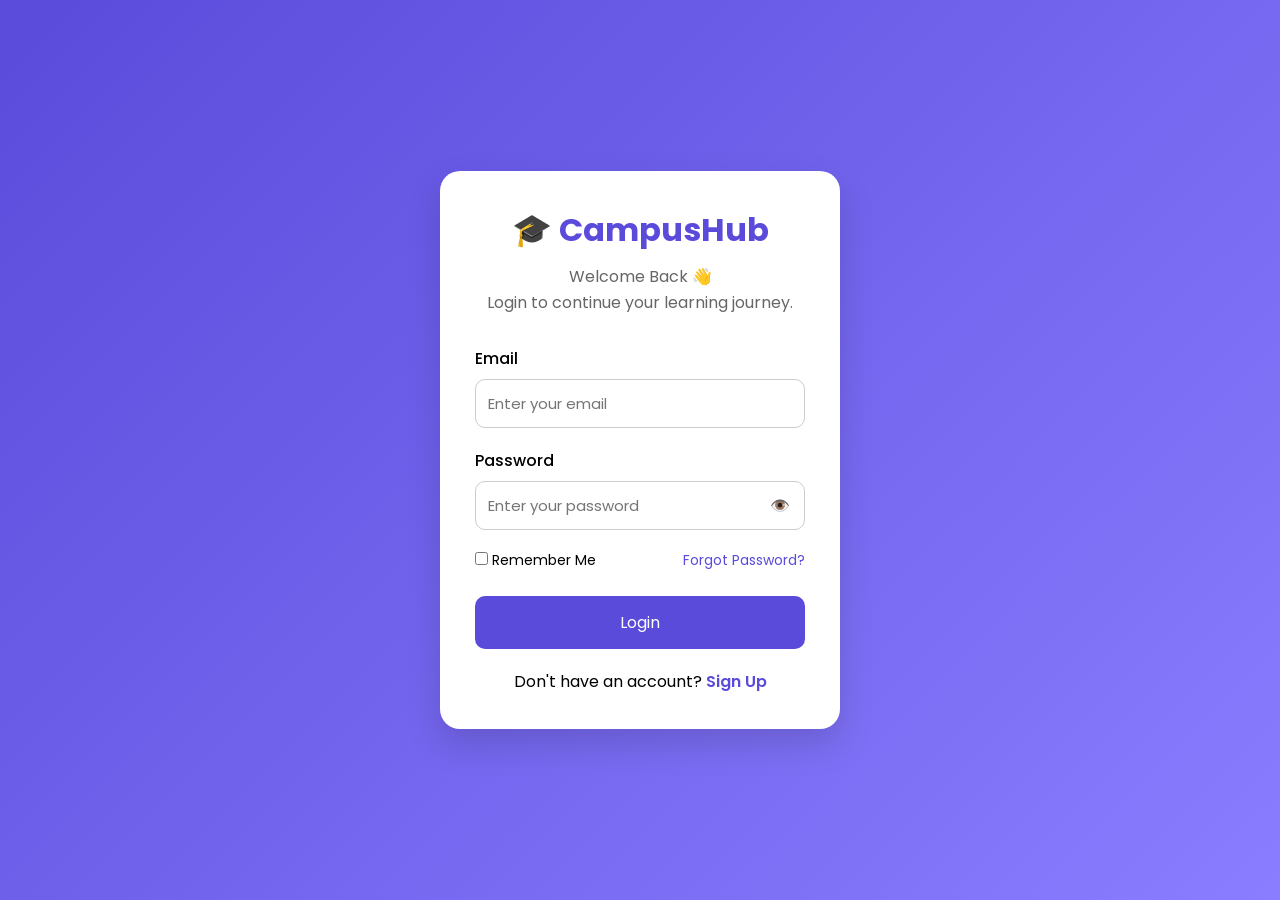
<file: login.html>
<!DOCTYPE html>
<html lang="en">
<head>
    <meta charset="UTF-8">
    <meta name="viewport" content="width=device-width, initial-scale=1.0">
    <title>CampusHub | Login</title>

    <link rel="stylesheet" href="css/login.css">
</head>
<body>

<div class="login-container">

    <div class="login-card">

        <h1>🎓 CampusHub</h1>

        <p class="subtitle">
            Welcome Back 👋
            <br>
            Login to continue your learning journey.
        </p>

        <form id="loginForm">

            <div class="input-group">

                <label>Email</label>

                <input
                    type="email"
                    id="email"
                    placeholder="Enter your email"
                    required>

            </div>

            <div class="input-group">

                <label>Password</label>

                <div class="password-box">

                    <input
                        type="password"
                        id="password"
                        placeholder="Enter your password"
                        required>

                    <span id="togglePassword">👁️</span>

                </div>

            </div>

            <div class="options">

                <label>
                    <input type="checkbox">
                    Remember Me
                </label>

                <a href="#">Forgot Password?</a>

            </div>

            <button type="submit" class="login-btn">

                Login

            </button>

        </form>

        <div class="signup-link">

            Don't have an account?

            <a href="signup.html">

                Sign Up

            </a>

        </div>

    </div>

</div>

<script src="js/login.js"></script>

</body>
</html>
</file>
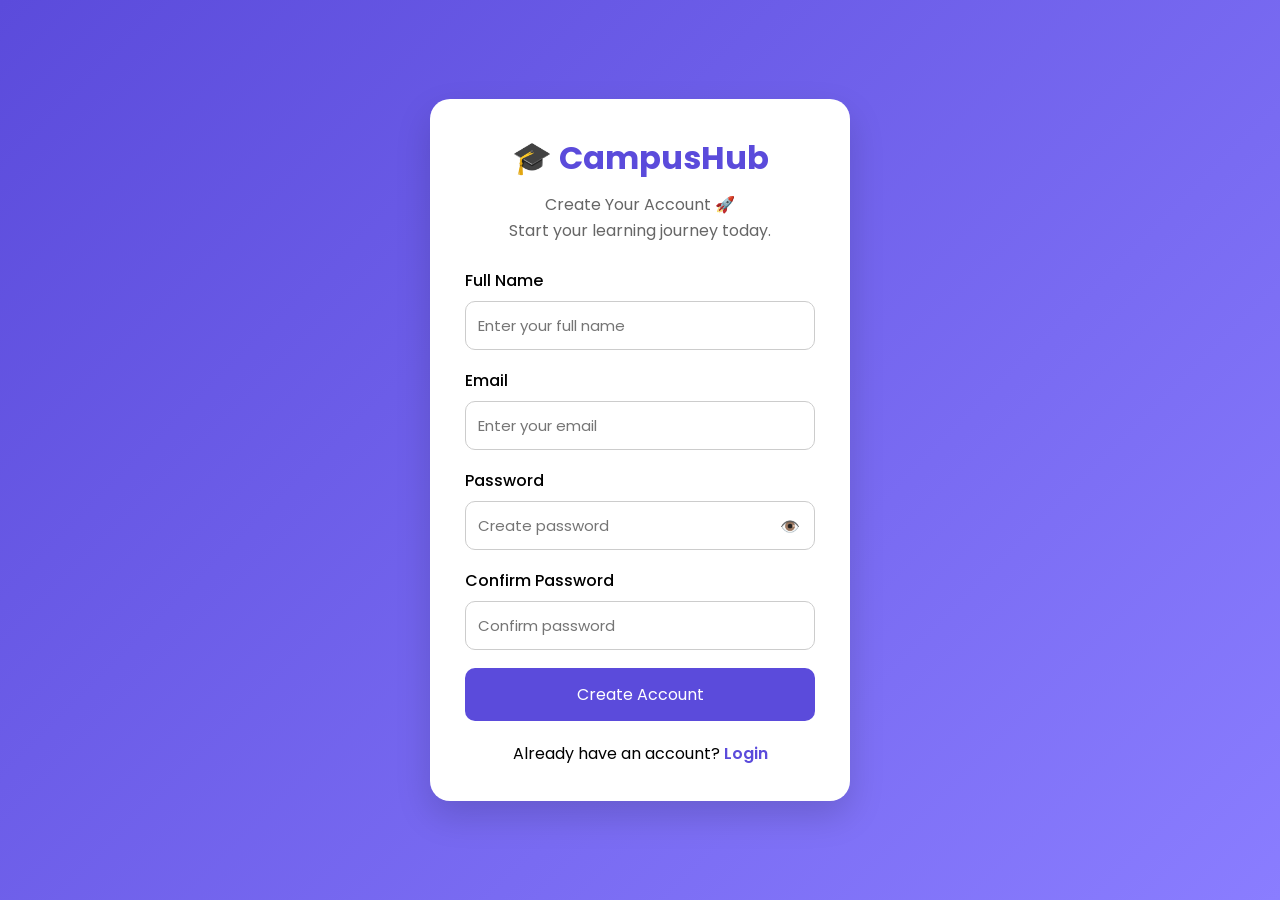
<file: signup.html>
<!DOCTYPE html>
<html lang="en">
<head>
    <meta charset="UTF-8">
    <meta name="viewport" content="width=device-width, initial-scale=1.0">
    <title>CampusHub | Sign Up</title>

    <link rel="stylesheet" href="css/signup.css">
</head>
<body>

<div class="signup-container">

    <div class="signup-card">

        <h1>🎓 CampusHub</h1>

        <p class="subtitle">
            Create Your Account 🚀<br>
            Start your learning journey today.
        </p>

        <form id="signupForm">

            <div class="input-group">
                <label>Full Name</label>
                <input
                    type="text"
                    id="name"
                    placeholder="Enter your full name"
                    required>
            </div>

            <div class="input-group">
                <label>Email</label>
                <input
                    type="email"
                    id="email"
                    placeholder="Enter your email"
                    required>
            </div>

            <div class="input-group">
                <label>Password</label>

                <div class="password-box">

                    <input
                        type="password"
                        id="password"
                        placeholder="Create password"
                        required>

                    <span id="togglePassword">👁️</span>

                </div>

            </div>

            <div class="input-group">
                <label>Confirm Password</label>

                <input
                    type="password"
                    id="confirmPassword"
                    placeholder="Confirm password"
                    required>

            </div>

            <button type="submit" class="signup-btn">
                Create Account
            </button>

        </form>

        <div class="login-link">

            Already have an account?

            <a href="login.html">
                Login
            </a>

        </div>

    </div>

</div>

<script src="js/signup.js"></script>

</body>
</html>
</file>
<file: css/login.css>
/* Google Font */
@import url('https://fonts.googleapis.com/css2?family=Poppins:wght@300;400;500;600;700&display=swap');

*{
    margin:0;
    padding:0;
    box-sizing:border-box;
    font-family:'Poppins',sans-serif;
}

body{
    height:100vh;
    display:flex;
    justify-content:center;
    align-items:center;
    background:linear-gradient(135deg,#5b4bdb,#8a7dff);
}

.login-container{
    width:100%;
    display:flex;
    justify-content:center;
    align-items:center;
    padding:20px;
}

.login-card{
    width:400px;
    background:#fff;
    padding:35px;
    border-radius:20px;
    box-shadow:0 15px 35px rgba(0,0,0,.15);
}

.login-card h1{
    text-align:center;
    color:#5b4bdb;
    margin-bottom:10px;
}

.subtitle{
    text-align:center;
    color:#666;
    margin-bottom:30px;
    line-height:1.6;
}

.input-group{
    margin-bottom:20px;
}

.input-group label{
    display:block;
    margin-bottom:8px;
    font-weight:500;
}

.input-group input{
    width:100%;
    padding:12px;
    border:1px solid #ccc;
    border-radius:10px;
    font-size:15px;
    outline:none;
    transition:.3s;
}

.input-group input:focus{
    border-color:#5b4bdb;
}

.password-box{
    position:relative;
}

.password-box input{
    padding-right:45px;
}

#togglePassword{
    position:absolute;
    right:15px;
    top:50%;
    transform:translateY(-50%);
    cursor:pointer;
    user-select:none;
}

.options{
    display:flex;
    justify-content:space-between;
    align-items:center;
    font-size:14px;
    margin-bottom:25px;
}

.options a{
    text-decoration:none;
    color:#5b4bdb;
}

.login-btn{
    width:100%;
    padding:14px;
    border:none;
    border-radius:10px;
    background:#5b4bdb;
    color:#fff;
    font-size:16px;
    cursor:pointer;
    transition:.3s;
}

.login-btn:hover{
    background:#4636c7;
}

.signup-link{
    text-align:center;
    margin-top:20px;
}

.signup-link a{
    color:#5b4bdb;
    text-decoration:none;
    font-weight:600;
}

@media(max-width:450px){

.login-card{
    width:100%;
    padding:25px;
}

.options{
    flex-direction:column;
    gap:10px;
}

}

.login-card{
    animation: popup .5s ease;
}

@keyframes popup{
    from{
        opacity:0;
        transform:scale(.8);
    }

    to{
        opacity:1;
        transform:scale(1);
    }
}

.input-group input:focus{

    border-color:#5b4bdb;

    box-shadow:0 0 12px rgba(91,75,219,.3);

}
.login-btn:hover{

    transform:translateY(-3px);

    box-shadow:0 10px 25px rgba(91,75,219,.35);

}
</file>
<file: css/signup.css>
/* Google Font */
@import url('https://fonts.googleapis.com/css2?family=Poppins:wght@300;400;500;600;700&display=swap');

*{
    margin:0;
    padding:0;
    box-sizing:border-box;
    font-family:'Poppins',sans-serif;
}

body{
    height:100vh;
    display:flex;
    justify-content:center;
    align-items:center;
    background:linear-gradient(135deg,#5b4bdb,#8a7dff);
}

.signup-container{
    width:100%;
    display:flex;
    justify-content:center;
    align-items:center;
    padding:20px;
}

.signup-card{
    width:420px;
    background:#fff;
    padding:35px;
    border-radius:20px;
    box-shadow:0 15px 35px rgba(0,0,0,.15);
    animation:popup .5s ease;
}

@keyframes popup{

    from{
        opacity:0;
        transform:scale(.8);
    }

    to{
        opacity:1;
        transform:scale(1);
    }

}

.signup-card h1{
    text-align:center;
    color:#5b4bdb;
    margin-bottom:10px;
}

.subtitle{
    text-align:center;
    color:#666;
    margin-bottom:25px;
    line-height:1.6;
}

.input-group{
    margin-bottom:18px;
}

.input-group label{
    display:block;
    margin-bottom:8px;
    font-weight:500;
}

.input-group input{
    width:100%;
    padding:12px;
    border:1px solid #ccc;
    border-radius:10px;
    outline:none;
    font-size:15px;
    transition:.3s;
}

.input-group input:focus{
    border-color:#5b4bdb;
    box-shadow:0 0 10px rgba(91,75,219,.25);
}

.password-box{
    position:relative;
}

.password-box input{
    padding-right:45px;
}

#togglePassword{
    position:absolute;
    top:50%;
    right:15px;
    transform:translateY(-50%);
    cursor:pointer;
    user-select:none;
}

.signup-btn{
    width:100%;
    padding:14px;
    background:#5b4bdb;
    color:#fff;
    border:none;
    border-radius:10px;
    font-size:16px;
    cursor:pointer;
    transition:.3s;
}

.signup-btn:hover{
    background:#4636c7;
    transform:translateY(-3px);
    box-shadow:0 10px 20px rgba(91,75,219,.3);
}

.login-link{
    text-align:center;
    margin-top:20px;
}

.login-link a{
    color:#5b4bdb;
    text-decoration:none;
    font-weight:600;
}

@media(max-width:450px){

.signup-card{
    width:100%;
    padding:25px;
}

}
</file>
